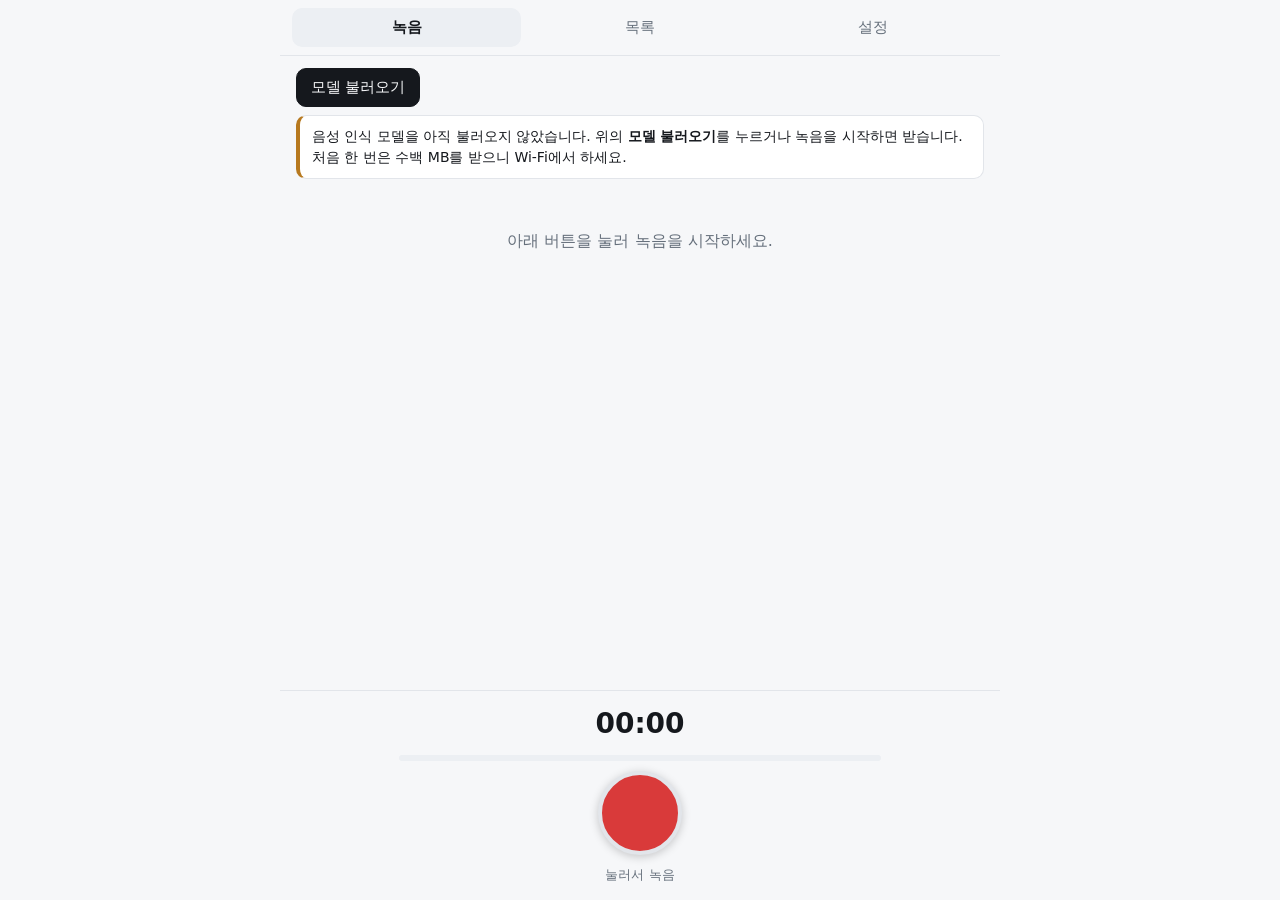
<file: index.html>
<!doctype html>
<html lang="ko">
  <head>
    <meta charset="utf-8" />
    <meta name="viewport" content="width=device-width, initial-scale=1, viewport-fit=cover" />
    <meta name="theme-color" content="#111418" media="(prefers-color-scheme: dark)" />
    <meta name="theme-color" content="#f6f7f9" media="(prefers-color-scheme: light)" />
    <meta name="robots" content="noindex, nofollow" />
    <link rel="manifest" href="./manifest.webmanifest" />
    <link rel="icon" href="./icons/icon-192.png" />
    <link rel="apple-touch-icon" href="./icons/icon-192.png" />
    <title>녹음 전사</title>
    <script type="module" crossorigin src="./assets/index-Co5k8mpB.js"></script>
    <link rel="stylesheet" crossorigin href="./assets/index-CFttXW0Q.css">
  </head>
  <body>
    <div id="app"></div>
  </body>
</html>
</file>
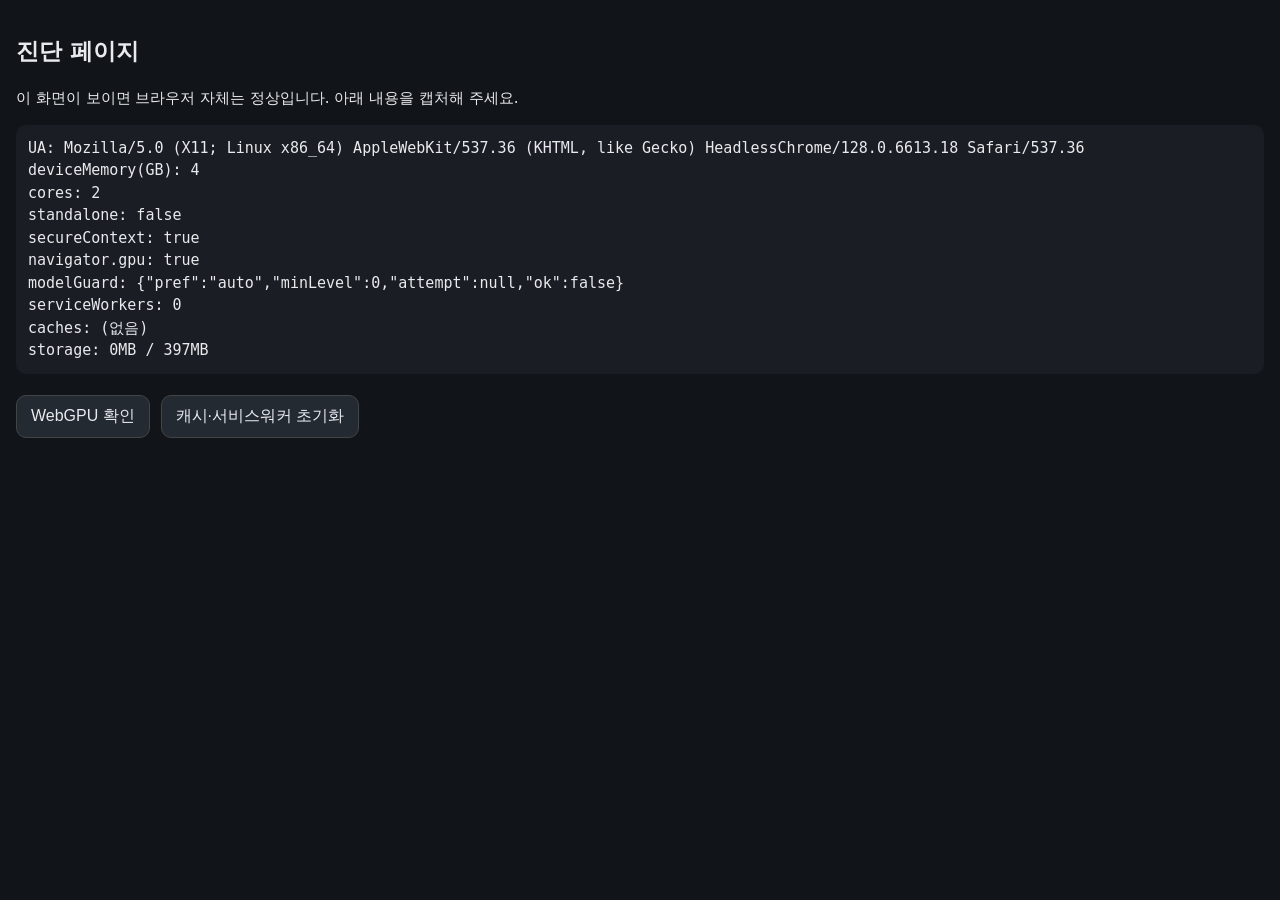
<file: diag.html>
<!doctype html>
<html lang="ko">
<head>
<meta charset="utf-8" />
<meta name="viewport" content="width=device-width, initial-scale=1" />
<meta name="robots" content="noindex, nofollow" />
<title>녹음 전사 진단</title>
<style>
  body { font: 15px/1.5 system-ui, sans-serif; margin: 0; padding: 16px; background: #111418; color: #e8eaed; }
  pre { white-space: pre-wrap; word-break: break-all; background: #1a1e24; padding: 12px; border-radius: 10px; }
  button { font-size: 16px; padding: 10px 14px; margin: 6px 6px 0 0; border-radius: 10px; border: 1px solid #444; background: #242a32; color: #e8eaed; }
</style>
</head>
<body>
<h2>진단 페이지</h2>
<p>이 화면이 보이면 브라우저 자체는 정상입니다. 아래 내용을 캡처해 주세요.</p>
<pre id="out">확인 중…</pre>
<button id="gpu">WebGPU 확인</button>
<button id="reset">캐시·서비스워커 초기화</button>
<script>
// 앱 코드 없이 환경만 확인하는 독립 페이지
const out = document.getElementById('out');
const lines = [];
const log = (k, v) => { lines.push(k + ': ' + v); out.textContent = lines.join('\n'); };
log('UA', navigator.userAgent);
log('deviceMemory(GB)', navigator.deviceMemory);
log('cores', navigator.hardwareConcurrency);
log('standalone', matchMedia('(display-mode: standalone)').matches);
log('secureContext', isSecureContext);
log('navigator.gpu', 'gpu' in navigator);
try { log('modelGuard', localStorage.getItem('vr.modelGuard')); } catch (e) { log('localStorage', e.message); }
(async () => {
  try {
    const regs = await navigator.serviceWorker?.getRegistrations();
    log('serviceWorkers', regs ? regs.length : 'n/a');
    log('caches', (await caches.keys()).join(', ') || '(없음)');
    const est = await navigator.storage?.estimate();
    if (est) log('storage', Math.round(est.usage / 1048576) + 'MB / ' + Math.round(est.quota / 1048576) + 'MB');
  } catch (e) { log('err', e.message); }
})();
document.getElementById('gpu').onclick = async () => {
  try {
    const a = await navigator.gpu?.requestAdapter();
    if (!a) return log('adapter', '없음');
    const info = a.info || {};
    log('adapter', [info.vendor, info.architecture, info.device, info.description].filter(Boolean).join(' / ') || '(정보 없음)');
    log('shader-f16', a.features.has('shader-f16'));
    log('maxBufferSize(MB)', Math.round(a.limits.maxBufferSize / 1048576));
    log('maxStorageBufferBindingSize(MB)', Math.round(a.limits.maxStorageBufferBindingSize / 1048576));
  } catch (e) { log('adapter err', e.message); }
};
document.getElementById('reset').onclick = async () => {
  for (const r of (await navigator.serviceWorker?.getRegistrations()) || []) await r.unregister();
  for (const k of await caches.keys()) if (k.startsWith('shell-')) await caches.delete(k);
  try { localStorage.removeItem('vr.modelGuard'); } catch {}
  log('reset', '완료 — 앱을 다시 열어 보세요');
};
</script>
</body>
</html>
</file>
<file: assets/index-CFttXW0Q.css>
:root{--bg:#f6f7f9;--fg:#15181d;--muted:#66707c;--card:#fff;--line:#e2e5ea;--accent:#d93a3a;--accent-fg:#fff;--ok:#1f8a4c;--warn:#b7791f;--err:#c53030;--chip:#eceff3;--lightningcss-light:initial;--lightningcss-dark: ;color-scheme:light dark}@media (prefers-color-scheme:dark){:root{--lightningcss-light: ;--lightningcss-dark:initial;--bg:#111418;--fg:#e8eaed;--muted:#9aa3ad;--card:#1a1e24;--line:#2a3039;--accent:#ef5350;--ok:#4cc382;--warn:#e2b04a;--err:#f07070;--chip:#242a32}}*{box-sizing:border-box}html,body{background:var(--bg);height:100%;color:var(--fg);margin:0;font:16px/1.5 system-ui,-apple-system,Noto Sans KR,sans-serif}#app{flex-direction:column;max-width:720px;height:100dvh;margin:0 auto;display:flex}header{padding:calc(env(safe-area-inset-top) + 8px) 12px 8px;border-bottom:1px solid var(--line);gap:4px;display:flex}header button{color:var(--muted);background:0 0;border:0;border-radius:10px;flex:1;padding:10px 4px;font-size:15px}header button.on{color:var(--fg);background:var(--chip);font-weight:600}main{flex:1;padding:12px 16px;overflow:auto}.chips{flex-wrap:wrap;gap:6px;margin-bottom:8px;display:flex}.chip{background:var(--chip);color:var(--muted);border-radius:999px;padding:3px 10px;font-size:13px}.chip.ok{color:var(--ok)}.chip.warn{color:var(--warn)}.chip.err{color:var(--err)}.transcript{white-space:pre-wrap;word-break:keep-all;overflow-wrap:anywhere}.seg{border-bottom:1px dashed var(--line);padding:6px 0}.seg .ts{color:var(--muted);font-variant-numeric:tabular-nums;margin-right:6px;font-size:13px}.empty{color:var(--muted);text-align:center;padding:40px 0}.recbar{padding:12px 16px calc(env(safe-area-inset-bottom) + 16px);border-top:1px solid var(--line);background:var(--bg);flex-direction:column;align-items:center;gap:10px;display:flex}.timer{font-variant-numeric:tabular-nums;font-size:28px;font-weight:600}.level{background:var(--chip);border-radius:3px;width:70%;height:6px;overflow:hidden}.level>div{background:var(--ok);width:0;height:100%;transition:width 80ms linear}.rec{border:4px solid var(--line);background:var(--accent);border-radius:50%;width:84px;height:84px;box-shadow:0 2px 10px #0003}.rec.on{border-radius:22px}.rec:disabled{opacity:.5}.banner{background:var(--card);border:1px solid var(--line);border-left:4px solid var(--warn);border-radius:10px;margin-bottom:10px;padding:10px 12px;font-size:14px}.banner.err{border-left-color:var(--err)}.card{background:var(--card);border:1px solid var(--line);border-radius:12px;margin-bottom:10px;padding:12px}.card .row{justify-content:space-between;align-items:center;gap:8px;display:flex}.card .preview{color:var(--muted);text-overflow:ellipsis;white-space:nowrap;margin-top:4px;font-size:14px;overflow:hidden}.badge{background:var(--chip);white-space:nowrap;border-radius:999px;padding:2px 8px;font-size:12px}.badge.uploaded{color:var(--ok)}.badge.upload_failed{color:var(--err)}.badge.recording,.badge.finishing{color:var(--warn)}button.btn{background:var(--chip);color:var(--fg);border:1px solid var(--line);border-radius:10px;padding:9px 14px;font-size:15px}button.btn.primary{background:var(--fg);color:var(--bg);border-color:var(--fg)}button.btn.danger{color:var(--err)}.actions{flex-wrap:wrap;gap:8px;margin:10px 0;display:flex}label.f{color:var(--muted);margin:12px 0 4px;font-size:14px;display:block}input,select{border:1px solid var(--line);background:var(--card);width:100%;color:var(--fg);border-radius:10px;padding:10px;font-size:16px}.check{align-items:center;gap:8px;margin:12px 0;display:flex}.check input{width:auto}.msg{white-space:pre-wrap;margin-top:8px;font-size:14px}.msg.ok{color:var(--ok)}.msg.err{color:var(--err)}h2{margin:16px 0 8px;font-size:18px}.small{color:var(--muted);font-size:13px}
</file>
